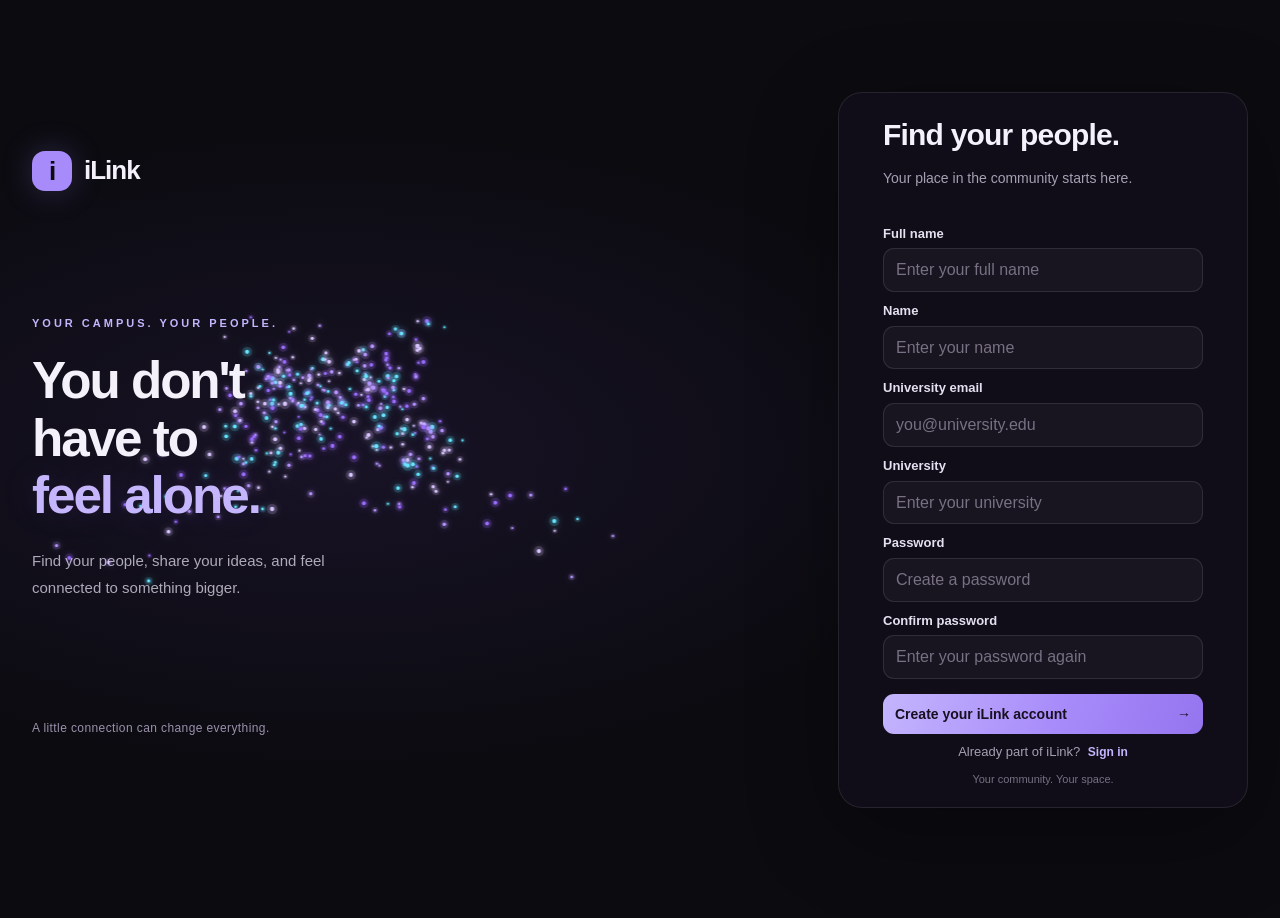
<file: register.html>
<!doctype html>
<html lang="en">
  <head>
    <meta charset="UTF-8" />

    <meta name="viewport" content="width=device-width, initial-scale=1.0" />

    <meta name="theme-color" content="#0B0B10" />

    <title>Create Account | iLink</title>

    <link rel="stylesheet" href="css/variables.css" />
    <link rel="stylesheet" href="css/base.css" />
    <link rel="stylesheet" href="css/pages/auth.css" />
  </head>

  <body class="auth-page">
    <main class="auth-scene">
      <!-- Same background as Login -->
      <div class="scene-background" aria-hidden="true">
        <canvas id="neonCanvas"></canvas>
      </div>

      <!-- Same welcome section as Login -->
      <section class="welcome-content">
        <a href="index.html" class="brand" aria-label="iLink home">
          <span class="brand-mark">i</span>
          <span>iLink</span>
        </a>

        <div class="welcome-message">
          <p class="eyebrow">YOUR CAMPUS. YOUR PEOPLE.</p>

          <h1>
            You don't have to
            <span>feel alone.</span>
          </h1>

          <p class="welcome-description">
            Find your people, share your ideas, and feel connected to something
            bigger.
          </p>
        </div>

        <p class="scene-caption">A little connection can change everything.</p>
      </section>

      <!-- Register panel using the existing Login design -->
      <section class="auth-panel" aria-labelledby="register-title">
        <div class="auth-heading">
          <p class="mobile-brand">iLink community</p>

          <h2 id="register-title">Find your people.</h2>

          <p>Your place in the community starts here.</p>
        </div>

        <form id="registerForm">
          <div class="form-group">
            <label for="fullName">Full name</label>

            <input
              type="text"
              id="fullName"
              name="fullName"
              placeholder="Enter your full name"
              autocomplete="name"
              required
            />
          </div>

          <div class="form-group">
            <label for="name">Name</label>
            <input
              type="text"
              id="name"
              name="name"
              placeholder="Enter your name"
              required
            />
          </div>

          <div class="form-group">
            <label for="email">University email</label>

            <input
              type="email"
              id="email"
              name="email"
              placeholder="you@university.edu"
              autocomplete="email"
              required
            />
          </div>

          <div class="form-group">
            <label for="university">University</label>

            <input
              type="text"
              id="university"
              name="university"
              placeholder="Enter your university"
              autocomplete="organization"
              required
            />
          </div>

          <div class="form-group">
            <label for="password">Password</label>

            <input
              type="password"
              id="password"
              name="password"
              placeholder="Create a password"
              autocomplete="new-password"
              minlength="8"
              required
            />
          </div>

          <div class="form-group">
            <label for="confirmPassword">Confirm password</label>

            <input
              type="password"
              id="confirmPassword"
              name="confirmPassword"
              placeholder="Enter your password again"
              autocomplete="new-password"
              minlength="8"
              required
            />
          </div>

          <p
            class="form-message"
            id="formMessage"
            role="status"
            aria-live="polite"
          ></p>

          <button type="submit" class="login-button" id="registerButton">
            <span>Create your iLink account</span>
            <span aria-hidden="true">→</span>
          </button>
        </form>

        <p class="signup-prompt">
          Already part of iLink?
          <a href="login.html">Sign in</a>
        </p>

        <p class="privacy-note">Your community. Your space.</p>
      </section>
    </main>

    <!-- Existing visual animation -->
    <script src="https://code.jquery.com/jquery-3.7.1.min.js"></script>
    <script src="js/config.js"></script>
    <script src="js/core/api.js"></script>
    <script src="features/auth/register.js"></script>
    <script src="features/auth/neon-scene.js"></script>
  </body>
</html>
</file>
<file: css/variables.css>
:root {
  /* Main backgrounds */
  --color-bg: #0b0b10;
  --color-surface: #171320;
  --color-surface-hover: #1b1b27;

  /* Brand colors */
  --color-primary: #a78bfa;
  --color-primary-hover: #9170f5;
  --color-primary-soft: rgba(167, 139, 250, 0.12);

  /* Text colors */
  --color-text: #f4f1fa;
  --color-text-secondary: #a5a1b3;
  --color-text-muted: #716d80;

  /* Borders */
  --color-border: rgba(255, 255, 255, 0.08);

  /* Status colors */
  --color-success: #4ade80;
  --color-danger: #fb7185;
  --color-warning: #fbbf24;

  /* Typography */
  --font-family: Arial, Helvetica, sans-serif;

  /* Spacing */
  --space-1: 4px;
  --space-2: 8px;
  --space-3: 12px;
  --space-4: 16px;
  --space-5: 24px;
  --space-6: 32px;
  --space-7: 48px;

  /* Border radius */
  --radius-sm: 8px;
  --radius-md: 14px;
  --radius-lg: 20px;
  --radius-full: 999px;

  /* Effects */
  --shadow-card: 0 8px 30px rgba(0, 0, 0, 0.18);

  /* Layout */
  --container-width: 1200px;
  --navbar-height: 68px;

  /* Animation */
  --transition-fast: 180ms ease;
}
</file>
<file: css/base.css>
*,
*::before,
*::after {
    box-sizing: border-box;
}

html {
    scroll-behavior: smooth;
}

body {
    margin: 0;
    min-height: 100vh;
    background-color: var(--color-bg);
    color: var(--color-text);
    font-family: var(--font-family);
    line-height: 1.6;
}

h1,
h2,
h3,
p {
    margin-top: 0;
}

a {
    color: inherit;
    text-decoration: none;
}

button,
input,
textarea {
    font: inherit;
}
</file>
<file: css/pages/auth.css>
/* ==============================
   1. Authentication scene
================================ */

.auth-page {
    min-height: 100vh;
    overflow-x: hidden;
    background: #0B0B10;
}

.auth-scene {
    position: relative;
    isolation: isolate;
    display: grid;
    grid-template-columns: minmax(0, 1.15fr) minmax(360px, 0.85fr);
    align-items: center;
    gap: clamp(32px, 6vw, 100px);
    min-height: 100vh;
    padding: clamp(28px, 6vw, 88px);
}

/* ==============================
   2. Cinematic background
================================ */

.scene-background,
.scene-overlay {
    position: absolute;
    inset: 0;
    z-index: -1;
    pointer-events: none;
}

.scene-background {
    background:
        url("../../assets/images/connection-hands.jpg")
        center / cover no-repeat,
        radial-gradient(
            ellipse at 28% 48%,
            #382052 0%,
            #1B1428 35%,
            #0B0B10 75%
        );

    transform: scale(1.04);
    animation: sceneReveal 1.5s ease-out both;
}

.scene-overlay {
    background:
        linear-gradient(
            90deg,
            rgba(11, 11, 16, 0.2) 0%,
            rgba(11, 11, 16, 0.48) 38%,
            rgba(11, 11, 16, 0.9) 68%,
            #0B0B10 100%
        ),
        linear-gradient(
            0deg,
            rgba(11, 11, 16, 0.6),
            transparent 40%,
            rgba(11, 11, 16, 0.15)
        );
}

/* ==============================
   3. Brand and welcome message
================================ */

.welcome-content {
    display: flex;
    flex-direction: column;
    justify-content: space-between;
    min-height: min(680px, 80vh);
    animation: contentReveal 900ms ease-out both;
}

.brand {
    display: inline-flex;
    align-items: center;
    gap: 12px;
    width: fit-content;
    font-size: 26px;
    font-weight: 800;
    letter-spacing: -1px;
}

.brand-mark {
    display: grid;
    place-items: center;
    width: 40px;
    height: 40px;
    border-radius: 13px;
    color: #0B0B10;
    background: #A78BFA;
    box-shadow: 0 0 32px rgba(167, 139, 250, 0.24);
}

.welcome-message {
    max-width: 570px;
    margin-block: 60px;
}

.eyebrow {
    margin-bottom: 20px;
    color: #C4B5FD;
    font-size: 11px;
    font-weight: 700;
    letter-spacing: 3px;
}

.welcome-message h1 {
    max-width: 560px;
    margin-bottom: 22px;
    font-size: clamp(42px, 5vw, 72px);
    line-height: 1.08;
    letter-spacing: -2.5px;
}

.welcome-message h1 span {
    display: block;
    color: #C4B5FD;
    text-shadow: 0 0 36px rgba(167, 139, 250, 0.15);
}

.welcome-description {
    max-width: 390px;
    color: #B3ADBF;
    font-size: 15px;
    line-height: 1.9;
}

.scene-caption {
    color: #9B91AC;
    font-size: 12px;
    letter-spacing: 0.4px;
}

/* ==============================
   4. Login panel
================================ */

.auth-panel {
    width: 100%;
    max-width: 440px;
    justify-self: end;
    padding: clamp(26px, 3.5vw, 44px);
    border: 1px solid rgba(255, 255, 255, 0.09);
    border-radius: 24px;
    background: rgba(19, 15, 27, 0.78);
    box-shadow: 0 24px 90px rgba(0, 0, 0, 0.28);
    backdrop-filter: blur(22px);
    -webkit-backdrop-filter: blur(22px);
    animation: panelReveal 850ms 150ms ease-out both;
}

.auth-heading {
    margin-bottom: 34px;
}

.auth-heading h2 {
    margin-bottom: 8px;
    font-size: 30px;
    letter-spacing: -0.8px;
}

.auth-heading > p:not(.mobile-brand) {
    margin-bottom: 0;
    color: #A5A1B3;
    font-size: 14px;
}

.mobile-brand {
    display: none;
    color: #C4B5FD;
    font-size: 13px;
}

/* ==============================
   5. Form fields
================================ */

.form-group {
    margin-bottom: 23px;
}

.form-group label {
    display: block;
    margin-bottom: 9px;
    color: #E5E0EF;
    font-size: 13px;
    font-weight: 600;
}

.form-group input {
    width: 100%;
    min-height: 51px;
    padding: 0 15px;
    border: 1px solid rgba(255, 255, 255, 0.1);
    border-radius: 11px;
    outline: none;
    background: rgba(255, 255, 255, 0.035);
    color: #F4F1FA;
    transition:
        border-color 180ms ease,
        background-color 180ms ease,
        box-shadow 180ms ease;
}

.form-group input::placeholder {
    color: #777183;
}

.form-group input:hover {
    border-color: rgba(167, 139, 250, 0.35);
}

.form-group input:focus {
    border-color: #A78BFA;
    background: rgba(167, 139, 250, 0.045);
    box-shadow: 0 0 0 4px rgba(167, 139, 250, 0.1);
}

.password-label {
    display: flex;
    align-items: center;
    justify-content: space-between;
    gap: 12px;
}

.password-label a,
.signup-prompt a {
    color: #C4B5FD;
    font-size: 12px;
    transition: color 180ms ease;
}

.password-label a:hover,
.signup-prompt a:hover {
    color: #E0D5FF;
}

/* ==============================
   6. Submit button and messages
================================ */

.login-button {
    display: flex;
    align-items: center;
    justify-content: space-between;
    width: 100%;
    min-height: 52px;
    margin-top: 15px;
    padding: 0 18px;
    border: 0;
    border-radius: 11px;
    background: linear-gradient(110deg, #C4B5FD, #A78BFA 55%, #9575EF);
    color: #171020;
    font-size: 14px;
    font-weight: 700;
    cursor: pointer;
    transition:
        transform 180ms ease,
        box-shadow 180ms ease,
        filter 180ms ease;
}

.login-button:hover {
    transform: translateY(-2px);
    box-shadow: 0 9px 30px rgba(167, 139, 250, 0.2);
    filter: brightness(1.06);
}

.login-button:active {
    transform: translateY(0);
}

.login-button:focus-visible {
    outline: 2px solid #F4F1FA;
    outline-offset: 4px;
}

.login-button:disabled {
    opacity: 0.65;
    cursor: wait;
    transform: none;
}

.form-message {
    min-height: 0;
    margin: 0;
    color: #FDA4AF;
    font-size: 13px;
}

.form-message:not(:empty) {
    margin: -4px 0 14px;
}

.signup-prompt {
    margin: 26px 0 0;
    color: #A5A1B3;
    font-size: 13px;
    text-align: center;
}

.signup-prompt a {
    margin-left: 4px;
    font-weight: 600;
}

.privacy-note {
    margin: 25px 0 0;
    color: #777183;
    font-size: 11px;
    text-align: center;
}

/* ==============================
   7. Animations
================================ */

@keyframes sceneReveal {
    from {
        opacity: 0.55;
        transform: scale(1.09);
    }

    to {
        opacity: 1;
        transform: scale(1.04);
    }
}

@keyframes contentReveal {
    from {
        opacity: 0;
        transform: translateY(18px);
    }

    to {
        opacity: 1;
        transform: translateY(0);
    }
}

@keyframes panelReveal {
    from {
        opacity: 0;
        transform: translateY(20px);
    }

    to {
        opacity: 1;
        transform: translateY(0);
    }
}

/* ==============================
   8. Responsive layout
================================ */

@media (max-width: 900px) {
    .auth-scene {
        grid-template-columns: 1fr;
        justify-items: center;
        gap: 36px;
        padding: 40px 24px;
    }

    .scene-overlay {
        background:
            linear-gradient(
                180deg,
                rgba(11, 11, 16, 0.25),
                rgba(11, 11, 16, 0.78) 40%,
                #0B0B10 85%
            );
    }

    .welcome-content {
        min-height: auto;
        width: 100%;
        max-width: 520px;
        gap: 36px;
    }

    .welcome-message {
        margin: 20px 0 0;
    }

    .welcome-message h1 {
        font-size: clamp(38px, 7vw, 56px);
    }

    .scene-caption {
        display: none;
    }

    .auth-panel {
        justify-self: center;
        max-width: 520px;
    }
}

@media (max-width: 480px) {
    .auth-scene {
        gap: 26px;
        padding: 26px 18px;
    }

    .welcome-content {
        gap: 24px;
    }

    .brand {
        font-size: 23px;
    }

    .brand-mark {
        width: 36px;
        height: 36px;
    }

    .welcome-message {
        margin-top: 10px;
    }

    .welcome-message h1 {
        margin-bottom: 14px;
        font-size: 39px;
        letter-spacing: -1.5px;
    }

    .welcome-description {
        font-size: 13px;
    }

    .eyebrow {
        margin-bottom: 14px;
        font-size: 9px;
        letter-spacing: 2px;
    }

    .auth-panel {
        padding: 26px 20px;
        border-radius: 19px;
    }

    .auth-heading {
        margin-bottom: 27px;
    }

    .auth-heading h2 {
        font-size: 26px;
    }
}

/* Respect reduced-motion preferences */

@media (prefers-reduced-motion: reduce) {
    *,
    *::before,
    *::after {
        scroll-behavior: auto !important;
        animation-duration: 0.01ms !important;
        animation-iteration-count: 1 !important;
        transition-duration: 0.01ms !important;
    }
}





/* Neon connection scene */


.scene-background {
    position: absolute;
    inset: 0;
    overflow: hidden;
    background:
        radial-gradient(
            ellipse at 27% 50%,
            rgba(120, 75, 200, 0.12),
            transparent 48%
        ),
        #0b0b10;
    pointer-events: none;
}

#neonCanvas {
    display: block;
    width: 100%;
    height: 100%;
}




/* Keep the welcome text readable above the visual scene */

.welcome-content {
    position: relative;
    z-index: 2;
    width: min(46%, 540px);
    padding-top: 40px;
    padding-bottom: 40px;
}

.welcome-message {
    position: relative;
    z-index: 3;
    max-width: 430px;
    margin-top: 80px;
}

.welcome-message h1 {
    max-width: 420px;
    font-size: clamp(2.2rem, 4vw, 3.8rem);
    line-height: 1.12;
    letter-spacing: -0.04em;
}

.welcome-description {
    max-width: 350px;
    line-height: 1.8;
    color: rgba(235, 230, 245, 0.72);
}

/* Keep the animation smaller and farther left */
.hands-art {
    left: 5%;
    width: min(30vw, 350px);
}

/* Keep the login form separate */
.auth-panel {
    position: relative;
    z-index: 4;
}

@media (max-width: 900px) {
    .welcome-content {
        width: 100%;
        padding: 24px;
    }

    .welcome-message {
        max-width: 400px;
        margin-top: 220px;
    }

    .welcome-message h1 {
        font-size: clamp(2rem, 7vw, 3rem);
    }

    .hands-art {
        left: 50%;
        top: 150px;
        width: min(60vw, 300px);
    }
}

@media (max-width: 520px) {
    .welcome-message {
        margin-top: 180px;
    }

    .welcome-description {
        font-size: 0.9rem;
    }
}





/* Register Page Layout Fix */
/* .auth-panel {
    box-sizing: border-box;
    min-width: 0;
}

.auth-panel form {
    width: 100%;
}

.auth-panel .form-group {
    margin-bottom: 14px;
}

.auth-panel input,
.auth-panel select {
    box-sizing: border-box;
    max-width: 100%;
}

/* Laptop and desktop */
/* @media (min-width: 769px) {
    .auth-page {
        min-height: 100vh;
    }

    .auth-scene {
        min-height: 100vh;
    }

    .auth-panel {
        padding-top: 24px;
        padding-bottom: 24px;
    }
} */

/* Mobile */
/* @media (max-width: 768px) {
    .auth-page {
        min-height: 100svh;
        height: auto;
        padding: 20px 14px;
        box-sizing: border-box;
    }

    .auth-scene {
        min-height: calc(100svh - 40px);
        height: auto;
        padding: 0;
        box-sizing: border-box;
        gap: 20px;
    }

    .welcome-content {
        margin: 0;
        text-align: center;
    }

    .auth-panel {
        width: 100%;
        max-width: 420px;
        margin: 0 auto;
        padding: 24px 20px;
        border-radius: 20px;
    }

    .auth-panel h1 {
        font-size: clamp(22px, 6vw, 28px);
    }

    .auth-panel input,
    .auth-panel select,
    .auth-panel button {
        min-height: 44px;
    }
} */

/* Small phones */
/* @media (max-width: 380px) {
    .auth-page {
        padding: 16px 10px;
    }

    .auth-panel {
        padding: 20px 16px;
    }

    .auth-panel .form-group {
        margin-bottom: 12px;
    }
} */


/* Compact Register Form */
.auth-panel {
    padding-top: 20px !important;
    padding-bottom: 20px !important;
}

.auth-panel h1 {
    margin-top: 0;
    margin-bottom: 8px;
}

.auth-panel form {
    margin-top: 12px;
}

.auth-panel .form-group {
    margin-bottom: 10px !important;
}

.auth-panel .form-group label {
    margin-bottom: 5px;
}

.auth-panel input,
.auth-panel select {
    padding-top: 10px !important;
    padding-bottom: 10px !important;
    min-height: 40px !important;
}

.auth-panel .login-button {
    margin-top: 15px !important;
    min-height: 42px;
    padding-top: 10px;
    padding-bottom: 10px;
}

.auth-panel .signup-prompt,
.auth-panel .privacy-note {
    margin-top: 10px;
    margin-bottom: 0;
}

/* Keep the registration scene compact */
@media (min-width: 769px) {
    .auth-scene {
        min-height: 100vh;
        height: auto;
        padding-top: 16px;
        padding-bottom: 16px;
        box-sizing: border-box;
    }

    .auth-panel {
        max-width: 440px;
    }
}

/* Mobile spacing */
@media (max-width: 768px) {
    .auth-scene {
        gap: 12px;
    }

    .welcome-content {
        margin-bottom: 0;
    }

    .auth-panel {
        padding: 20px 16px !important;
    }
}

 









/* ===== iLink Auth: Final Layout Tuning ===== */

.auth-page,
.auth-page * {
    box-sizing: border-box;
}

.auth-page {
    width: 100%;
    min-height: 100vh;
    min-height: 100dvh;
    margin: 0;
}

.auth-scene {
    width: 100%;
    min-height: 100vh;
    min-height: 100dvh;
    height: auto;
    padding: 20px 32px;
    gap: 32px;
}

/* Keep both sections from stretching unnecessarily */
.welcome-content,
.auth-panel {
    min-width: 0;
}

.auth-panel {
    width: 100%;
    max-width: 410px;
    padding-top: 18px !important;
    padding-bottom: 18px !important;
}

.auth-panel .form-group {
    margin-bottom: 9px !important;
}

.auth-panel .form-group label {
    margin-bottom: 4px;
}

.auth-panel input,
.auth-panel select {
    min-height: 38px !important;
    padding: 8px 12px !important;
}

.auth-panel .login-button {
    min-height: 40px;
    margin-top: 6px;
    padding: 9px 12px;
}

.auth-panel .signup-prompt,
.auth-panel .privacy-note {
    margin-top: 8px;
    margin-bottom: 0;
}

/* PC: fit the layout into shorter viewports */
@media (min-width: 769px) {
    .auth-scene {
        min-height: 100dvh;
        padding-top: 12px;
        padding-bottom: 12px;
        gap: 28px;
    }

    .auth-panel h1 {
        margin-top: 0;
        margin-bottom: 6px;
    }

    .auth-panel form {
        margin-top: 10px;
    }
}

/* Mobile and tablet */
@media (max-width: 768px) {
    .auth-scene {
        flex-direction: column;
        justify-content: flex-start;
        gap: 14px;
        padding: 18px 14px 24px;
    }

    .welcome-content {
        width: 100%;
        max-width: 100%;
        margin: 0;
        text-align: center;
    }

    .auth-panel {
        width: 100%;
        max-width: 440px;
        margin: 0 auto;
        padding: 18px 16px !important;
    }

    .auth-panel .form-group {
        margin-bottom: 10px !important;
    }

    .auth-panel input,
    .auth-panel select {
        min-height: 42px !important;
    }
}

/* Small mobile */
@media (max-width: 390px) {
    .auth-scene {
        gap: 10px;
        padding: 12px 10px 20px;
    }

    .auth-panel {
        padding: 16px 13px !important;
    }

    .auth-panel h1 {
        font-size: 21px;
    }

    .auth-panel .form-group {
        margin-bottom: 8px !important;
    }
}

/* Short desktop screens */
@media (min-width: 769px) and (max-height: 800px) {
    .auth-scene {
        padding-top: 8px;
        padding-bottom: 8px;
        gap: 18px;
    }

    .welcome-content {
        transform: scale(0.92);
    }

    .auth-panel {
        padding-top: 12px !important;
        padding-bottom: 12px !important;
    }

    .auth-panel .form-group {
        margin-bottom: 7px !important;
    }
}
</file>
